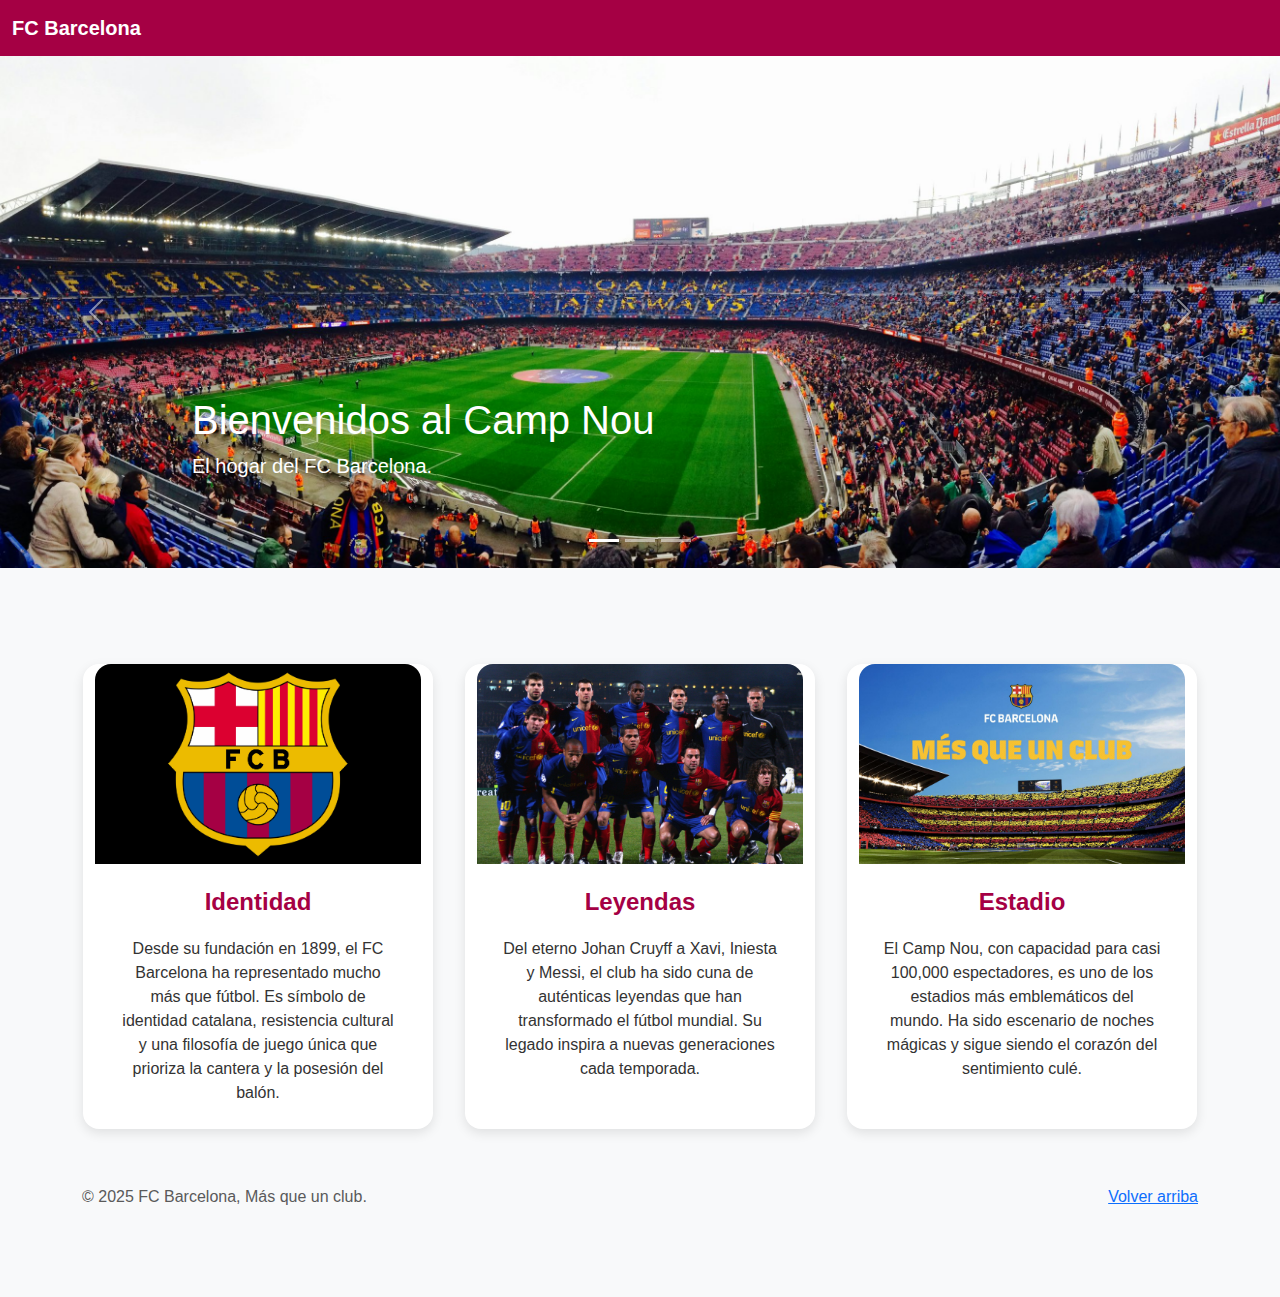
<file: Bootstrap/bootstrap/FCBarcelonaWeb/FCBarcelona.html>
<!DOCTYPE html>
<html lang="es">
  <head>
    <meta charset="utf-8" />
    <meta name="viewport" content="width=device-width, initial-scale=1" />
    <title>FC Barcelona - Más que un club</title>

    <link
      href="https://cdn.jsdelivr.net/npm/bootstrap@5.3.0/dist/css/bootstrap.min.css"
      rel="stylesheet"
    />
    <link href="FCBarcelona.css" rel="stylesheet" />
  </head>
  <body>
    <nav
      class="navbar navbar-expand-md navbar-dark"
      style="background-color: #a50044"
    >
      <div class="container-fluid">
        <a class="navbar-brand fw-bold" href="#">FC Barcelona</a>
      </div>
    </nav>

    <div
      id="myCarousel"
      class="carousel slide"
      data-bs-ride="carousel"
      data-bs-interval="3000"
      data-bs-pause="hover"
    >
      <div class="carousel-indicators">
        <button
          type="button"
          data-bs-target="#myCarousel"
          data-bs-slide-to="0"
          class="active"
          aria-current="true"
          aria-label="Slide 1"
        ></button>
        <button
          type="button"
          data-bs-target="#myCarousel"
          data-bs-slide-to="1"
          aria-label="Slide 2"
        ></button>
        <button
          type="button"
          data-bs-target="#myCarousel"
          data-bs-slide-to="2"
          aria-label="Slide 3"
        ></button>
      </div>

      <div class="carousel-inner">
        <div class="carousel-item active">
          <img
            src="imagenes/CampNou.jpg"
            class="d-block w-100"
            alt="Camp Nou"
          />
          <div class="container">
            <div class="carousel-caption text-start">
              <h1>Bienvenidos al Camp Nou</h1>
              <p>El hogar del FC Barcelona.</p>
            </div>
          </div>
        </div>
        <div class="carousel-item">
          <img
            src="imagenes/Plantilla.jpg"
            class="d-block w-100"
            alt="Jugadores celebrando"
          />
          <div class="container">
            <div class="carousel-caption">
              <h1>Pasión por el fútbol</h1>
              <p>Descubre el talento de nuestras estrellas.</p>
            </div>
          </div>
        </div>
        <div class="carousel-item">
          <img
            src="imagenes/Vitrina.jpg"
            class="d-block w-100"
            alt="Trofeos del club"
          />
          <div class="container">
            <div class="carousel-caption text-end">
              <h1>Historia de gloria</h1>
              <p>Una vitrina repleta de trofeos legendarios.</p>
            </div>
          </div>
        </div>
      </div>

      <button
        class="carousel-control-prev"
        type="button"
        data-bs-target="#myCarousel"
        data-bs-slide="prev"
      >
        <span class="carousel-control-prev-icon" aria-hidden="true"></span>
        <span class="visually-hidden">Anterior</span>
      </button>
      <button
        class="carousel-control-next"
        type="button"
        data-bs-target="#myCarousel"
        data-bs-slide="next"
      >
        <span class="carousel-control-next-icon" aria-hidden="true"></span>
        <span class="visually-hidden">Siguiente</span>
      </button>
    </div>

    <div class="container marketing text-center">
      <div class="row">
        <div class="card">
          <img src="imagenes/Escudo.jpg" alt="Escudo FC Barcelona" />
          <div class="card-body">
            <h3 class="card-title">Identidad</h3>
            <p class="card-text">
              Desde su fundación en 1899, el FC Barcelona ha representado mucho
              más que fútbol. Es símbolo de identidad catalana, resistencia
              cultural y una filosofía de juego única que prioriza la cantera y
              la posesión del balón.
            </p>
          </div>
        </div>
        <div class="card">
          <img src="imagenes/Plantilla2.jpg" alt="Messi" />
          <div class="card-body">
            <h3 class="card-title">Leyendas</h3>
            <p class="card-text">
              Del eterno Johan Cruyff a Xavi, Iniesta y Messi, el club ha sido
              cuna de auténticas leyendas que han transformado el fútbol
              mundial. Su legado inspira a nuevas generaciones cada temporada.
            </p>
          </div>
        </div>
        <div class="card">
          <img src="imagenes/Camp-Nou.jpg" alt="Estadio Camp Nou" />
          <div class="card-body">
            <h3 class="card-title">Estadio</h3>
            <p class="card-text">
              El Camp Nou, con capacidad para casi 100,000 espectadores, es uno
              de los estadios más emblemáticos del mundo. Ha sido escenario de
              noches mágicas y sigue siendo el corazón del sentimiento culé.
            </p>
          </div>
        </div>
      </div>
    </div>

    <footer class="container py-4">
      <p class="float-end"><a href="#">Volver arriba</a></p>
      <p>&copy; 2025 FC Barcelona, Más que un club.</p>
    </footer>

    <script src="https://cdn.jsdelivr.net/npm/bootstrap@5.3.0/dist/js/bootstrap.bundle.min.js"></script>
  </body>
</html>
</file>
<file: Bootstrap/bootstrap/FCBarcelonaWeb/FCBarcelona.css>
/* GLOBAL STYLES */
body {
  padding-top: 0;
  padding-bottom: 3rem;
  color: #5a5a5a;
  background-color: #f8f9fa;
  font-family: "Segoe UI", Tahoma, Geneva, Verdana, sans-serif;
}

/* CAROUSEL */
.carousel {
  margin-bottom: 4rem;
}
.carousel-caption {
  bottom: 3rem;
  z-index: 10;
}
.carousel-item {
  height: 32rem;
}
.carousel-item > img {
  position: absolute;
  top: 0;
  left: 0;
  min-width: 100%;
  height: 32rem;
  object-fit: cover;
}

/* MARKETING CONTENT */
.marketing {
  padding: 2rem 0;
}
.marketing .row {
  display: flex;
  flex-wrap: wrap;
  justify-content: center;
  gap: 2rem;
}
.marketing .card {
  flex: 1 1 300px;
  max-width: 350px;
  border: none;
  border-radius: 1rem;
  box-shadow: 0 4px 12px rgba(0, 0, 0, 0.1);
  transition: transform 0.3s ease, box-shadow 0.3s ease;
  display: flex;
  flex-direction: column;
  background-color: #ffffff;
}
.marketing .card:hover {
  transform: translateY(-5px);
  box-shadow: 0 6px 20px rgba(0, 0, 0, 0.15);
}
.marketing .card img {
  width: 100%;
  height: 200px;
  object-fit: cover;
  border-top-left-radius: 1rem;
  border-top-right-radius: 1rem;
}
.marketing .card-body {
  padding: 1.5rem;
  display: flex;
  flex-direction: column;
  gap: 0.75rem;
  flex: 1;
}
.marketing .card-title {
  font-size: 1.5rem;
  font-weight: 600;
  margin-bottom: 0.5rem;
  color: #a50044;
}
.marketing .card-text {
  font-size: 1rem;
  color: #333;
  flex-grow: 1;
}

/* FEATURETTES */
.featurette-divider {
  margin: 5rem 0;
}
.featurette-heading {
  font-weight: 300;
  line-height: 1;
  letter-spacing: -0.05rem;
}

/* RESPONSIVE CSS */
@media (min-width: 40em) {
  .carousel-caption p {
    margin-bottom: 1.25rem;
    font-size: 1.25rem;
    line-height: 1.4;
  }
  .featurette-heading {
    font-size: 50px;
  }
}

@media (min-width: 62em) {
  .featurette-heading {
    margin-top: 7rem;
  }
}
</file>
